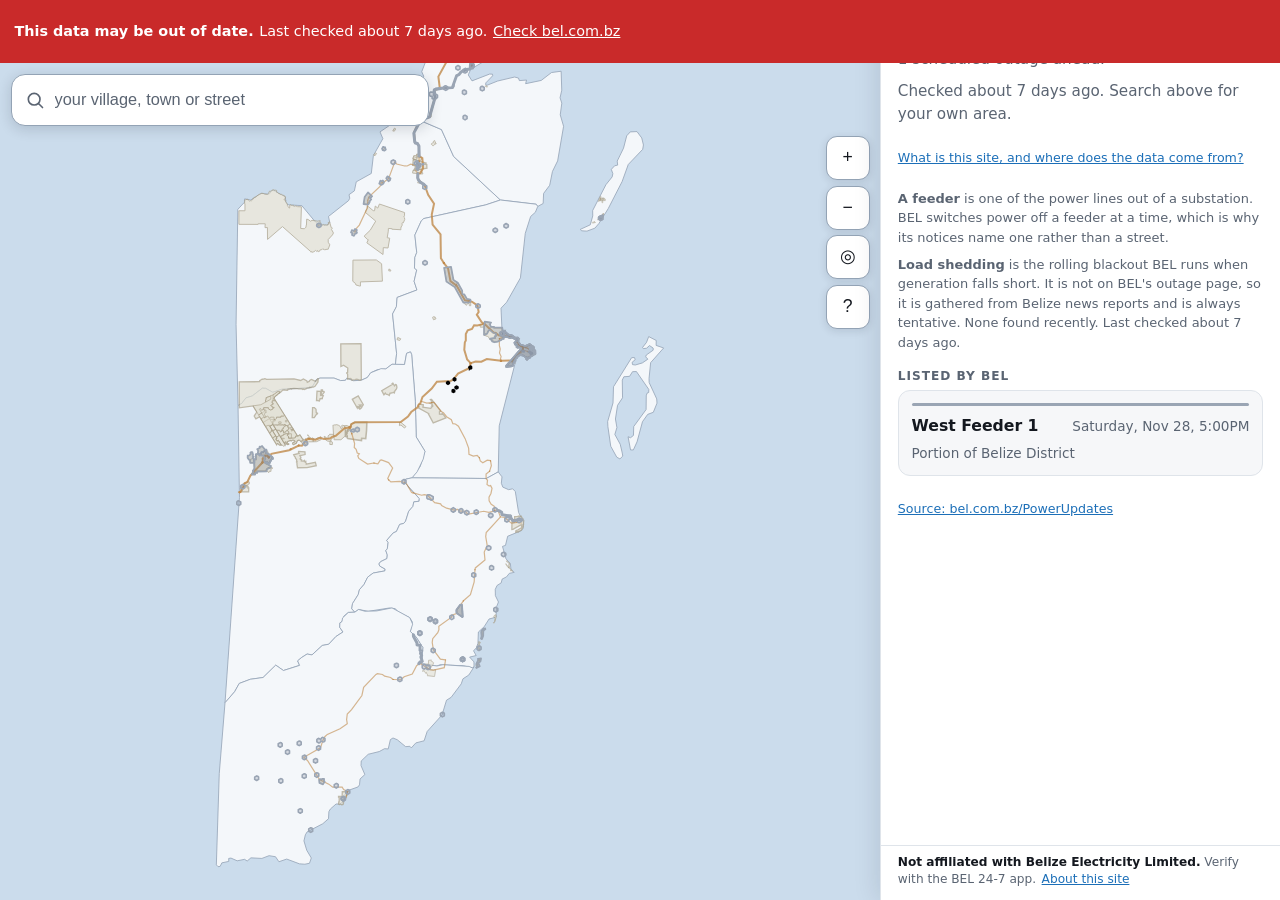
<file: index.html>
<!doctype html>
<html lang="en">
<head>
<meta charset="utf-8">
<meta name="viewport" content="width=device-width, initial-scale=1, viewport-fit=cover">
<title>Belize power outages</title>
<meta name="description" content="Which BEL feeders have a scheduled power outage in Belize, and when. Compiled from BEL's public notices.">
<meta name="color-scheme" content="light dark">
<link rel="stylesheet" href="style.css?v=900d1bf4">
<link rel="icon" href="data:image/svg+xml,<svg xmlns='http://www.w3.org/2000/svg' viewBox='0 0 16 16'><text y='14' font-size='14'>&#9889;</text></svg>">
</head>
<body>

<div id="app">

  <main id="mapWrap">
    <svg id="map" role="img" aria-label="Map of Belize showing electricity feeder service areas">
      <g id="layerDistricts"></g>
      <g id="layerPlaces"></g>
      <g id="layerRoads"></g>
      <g id="layerFeeders"></g>
      <g id="layerPoints"></g>
      <g id="layerFeederLabels"></g>
      <g id="layerRoadLabels"></g>
      <g id="layerLabels"></g>
      <g id="layerPin"></g>
    </svg>
  </main>

  <div id="stale" class="banner" hidden>
    <strong>This data may be out of date.</strong>
    <span id="staleWhen"></span>
    <a id="staleLink" href="https://www.bel.com.bz/PowerUpdates/" rel="noopener">Check bel.com.bz</a>
  </div>

  <div class="topbar">
    <div class="searchwrap">
      <svg class="mag" viewBox="0 0 24 24" aria-hidden="true"><circle cx="11" cy="11" r="7"/><path d="M16.5 16.5 21 21"/></svg>
      <input id="q" type="search" autofocus autocomplete="off" autocapitalize="off"
             spellcheck="false" placeholder="your village, town or street"
             aria-label="Search for your village, town or street"
             role="combobox" aria-expanded="false" aria-controls="results">
      <button id="clear" type="button" aria-label="Clear search" hidden>&times;</button>
    </div>
    <ul id="results" role="listbox" hidden></ul>
  </div>

  <div class="mapctl">
    <button id="zin"  type="button" aria-label="Zoom in">+</button>
    <button id="zout" type="button" aria-label="Zoom out">&minus;</button>
    <button id="zfit" type="button" aria-label="Reset the map">&#9678;</button>
    <button id="legendBtn" type="button" aria-expanded="false" aria-controls="legend" aria-label="Map key">?</button>
  </div>

  <ul class="legend" id="legend" aria-label="Map key" hidden>
    <li><i class="sw off"></i>Off now</li>
    <li><i class="sw today"></i>Off today</li>
    <li><i class="sw soon"></i>Scheduled</li>
    <li><i class="sw none"></i>Nothing listed</li>
  </ul>

  <section id="sheet" class="sheet" aria-label="Outage details">
    <button id="grab" class="grab" type="button" aria-label="Expand or collapse the panel"><span></span></button>
    <div id="sheetBody" class="sheetbody" aria-live="polite"></div>
    <p class="disclaim">
      <strong>Not affiliated with Belize Electricity Limited.</strong>
      Verify with the BEL 24-7 app.
      <a class="linky" href="about.html">About this site</a>
    </p>
  </section>

</div>

<script src="vendor/fuse.min.js"></script>
<script src="data/bundle.js?v=900d1bf4"></script>
<script src="app.js?v=900d1bf4"></script>
</body>
</html>
</file>
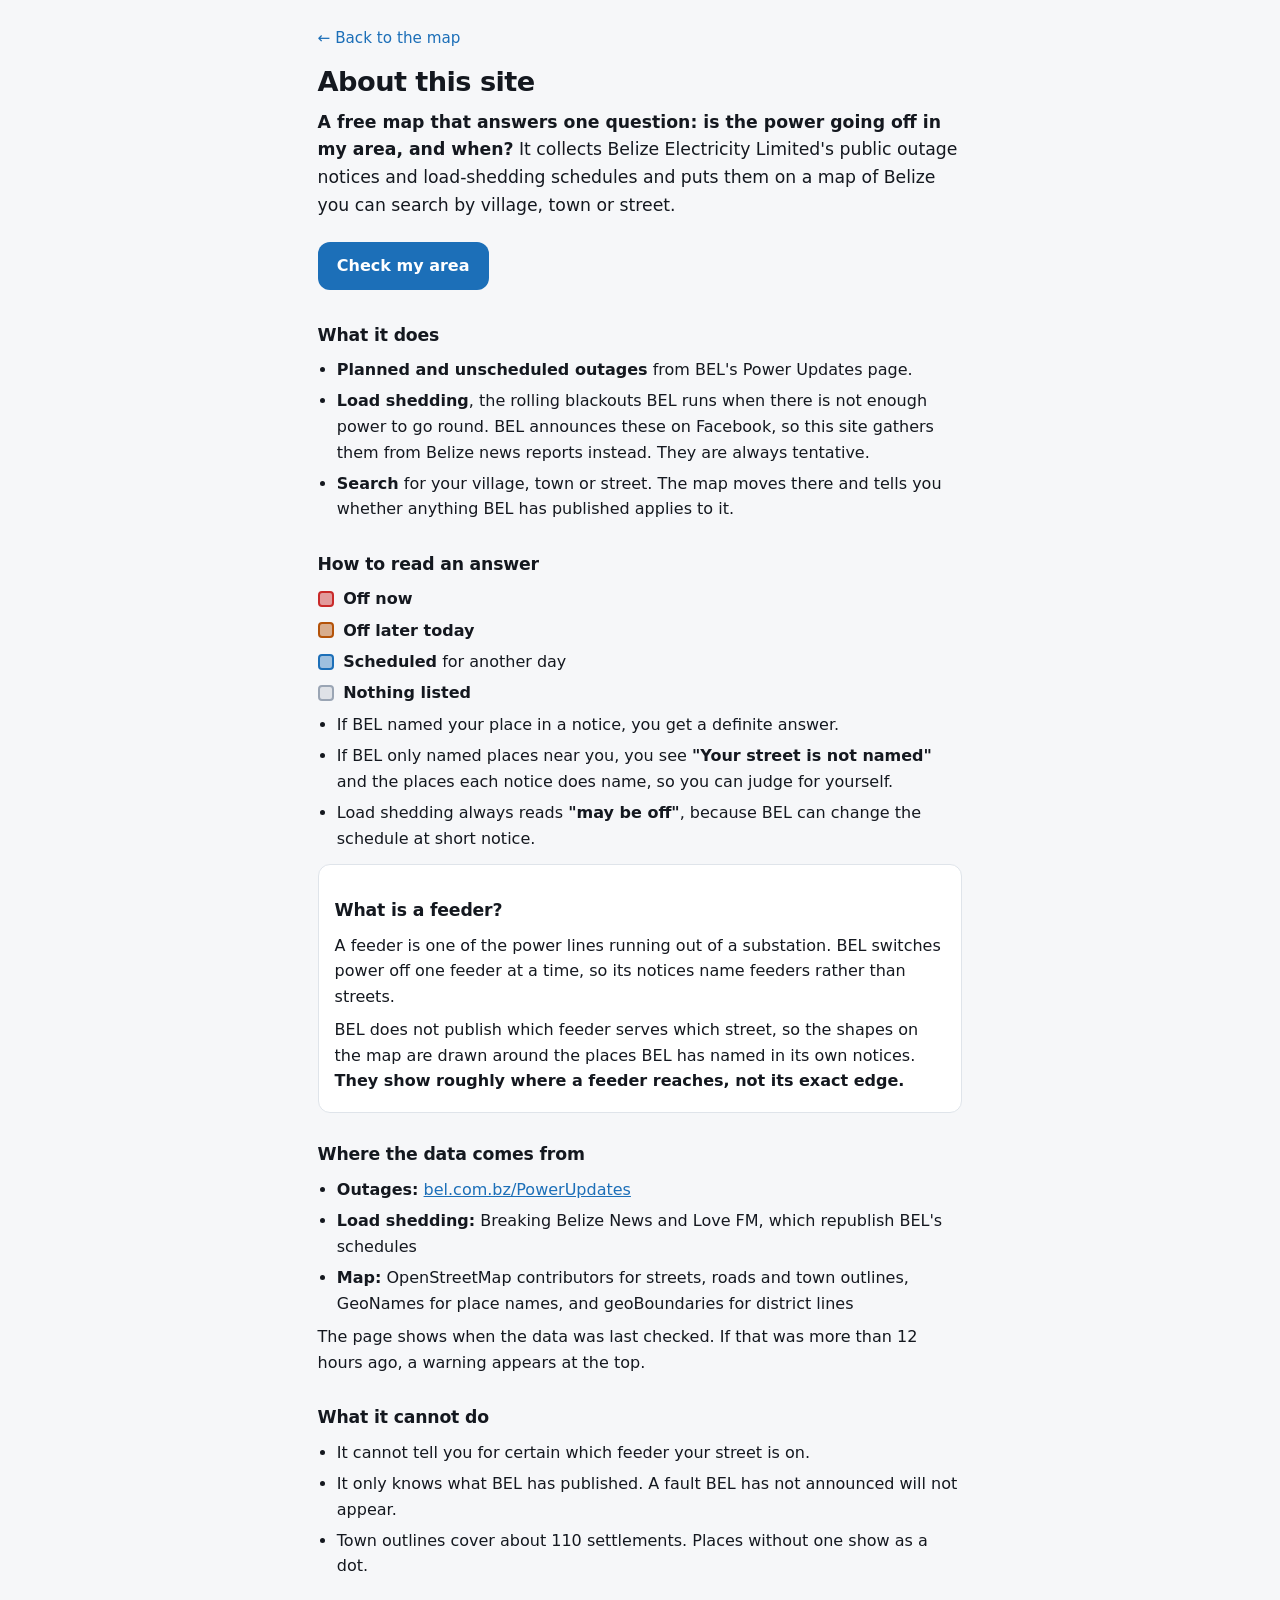
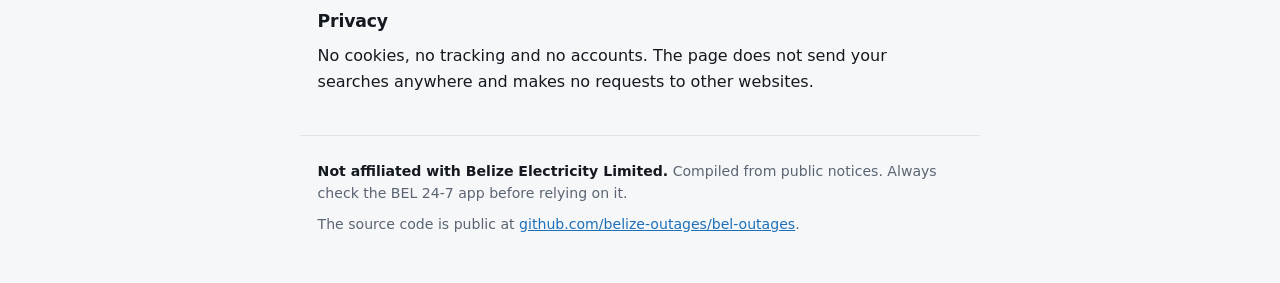
<file: about.html>
<!doctype html>
<html lang="en">
<head>
<meta charset="utf-8">
<meta name="viewport" content="width=device-width, initial-scale=1, viewport-fit=cover">
<title>About Belize power outages</title>
<meta name="description" content="What this site is, what it does, where the data comes from, and what it cannot tell you.">
<meta name="color-scheme" content="light dark">
<link rel="icon" href="data:image/svg+xml,<svg xmlns='http://www.w3.org/2000/svg' viewBox='0 0 16 16'><text y='14' font-size='14'>&#9889;</text></svg>">
<style>
  :root {
    --bg:#f6f7f9; --panel:#fff; --ink:#14181f; --dim:#5a6472; --line:#dfe4ea;
    --off:#c92a2a; --today:#b45309; --soon:#1c6fb8; --none:#9aa5b4; --accent:#1c6fb8;
    --on-accent:#fff;
  }
  @media (prefers-color-scheme: dark) {
    :root {
      --bg:#0e1116; --panel:#171b22; --ink:#e8ecf2; --dim:#9aa5b4; --line:#2a313c;
      --off:#ff6b6b; --today:#f0a04b; --soon:#69b3ff; --none:#6b7684; --accent:#69b3ff;
      --on-accent:#0e1116;
    }
  }
  * { box-sizing:border-box; }
  html, body { margin:0; padding:0; }
  body {
    background:var(--bg); color:var(--ink);
    font:16px/1.6 system-ui, -apple-system, "Segoe UI", Roboto, Helvetica, Arial, sans-serif;
    -webkit-text-size-adjust:100%;
  }
  a { color:var(--accent); }
  :focus-visible { outline:3px solid var(--accent); outline-offset:2px; }
  main { max-width:680px; margin:0 auto; padding:1rem 1.1rem 2rem; }
  .back {
    display:inline-flex; align-items:center; min-height:44px; font-size:.95rem;
    text-decoration:none;
  }
  h1 { font-size:1.7rem; line-height:1.2; letter-spacing:-.02em; margin:.4rem 0 .6rem; }
  h2 { font-size:1.08rem; margin:1.8rem 0 .5rem; letter-spacing:-.01em; }
  .lead { font-size:1.08rem; margin:0 0 1rem; }
  p { margin:.5rem 0; }
  ul { margin:.4rem 0; padding-left:1.2rem; }
  li { margin:.35rem 0; }
  .cta {
    display:inline-flex; align-items:center; justify-content:center; min-height:48px;
    padding:0 1.2rem; margin:.4rem 0 .2rem; border-radius:12px; font-weight:650;
    background:var(--accent); color:var(--on-accent); text-decoration:none;
  }
  .key { list-style:none; padding:0; }
  .key li { display:flex; align-items:center; gap:.6rem; }
  .sw { width:16px; height:16px; border-radius:4px; border:2px solid; flex:0 0 auto; }
  .sw.off { border-color:var(--off); background:color-mix(in srgb, var(--off) 45%, transparent); }
  .sw.today { border-color:var(--today); background:color-mix(in srgb, var(--today) 45%, transparent); }
  .sw.soon { border-color:var(--soon); background:color-mix(in srgb, var(--soon) 40%, transparent); }
  .sw.none { border-color:var(--none); background:color-mix(in srgb, var(--none) 25%, transparent); }
  .card {
    background:var(--panel); border:1px solid var(--line); border-radius:12px;
    padding:.2rem 1rem .6rem; margin:.8rem 0;
  }
  footer {
    max-width:680px; margin:0 auto; padding:1rem 1.1rem 2.5rem;
    border-top:1px solid var(--line); color:var(--dim); font-size:.88rem;
  }
  footer strong { color:var(--ink); }
</style>
</head>
<body>
<main>
  <a class="back" href="index.html">&larr; Back to the map</a>

  <h1>About this site</h1>
  <p class="lead"><strong>A free map that answers one question: is the power going off in my area, and when?</strong>
    It collects Belize Electricity Limited's public outage notices and load-shedding schedules and puts
    them on a map of Belize you can search by village, town or street.</p>
  <a class="cta" href="index.html">Check my area</a>

  <h2>What it does</h2>
  <ul>
    <li><strong>Planned and unscheduled outages</strong> from BEL's Power Updates page.</li>
    <li><strong>Load shedding</strong>, the rolling blackouts BEL runs when there is not enough power to go
      round. BEL announces these on Facebook, so this site gathers them from Belize news reports instead.
      They are always tentative.</li>
    <li><strong>Search</strong> for your village, town or street. The map moves there and tells you whether
      anything BEL has published applies to it.</li>
  </ul>

  <h2>How to read an answer</h2>
  <ul class="key">
    <li><i class="sw off"></i><span><strong>Off now</strong></span></li>
    <li><i class="sw today"></i><span><strong>Off later today</strong></span></li>
    <li><i class="sw soon"></i><span><strong>Scheduled</strong> for another day</span></li>
    <li><i class="sw none"></i><span><strong>Nothing listed</strong></span></li>
  </ul>
  <ul>
    <li>If BEL named your place in a notice, you get a definite answer.</li>
    <li>If BEL only named places near you, you see <strong>"Your street is not named"</strong> and the places
      each notice does name, so you can judge for yourself.</li>
    <li>Load shedding always reads <strong>"may be off"</strong>, because BEL can change the schedule at
      short notice.</li>
  </ul>

  <div class="card">
    <h2>What is a feeder?</h2>
    <p>A feeder is one of the power lines running out of a substation. BEL switches power off one feeder at a
      time, so its notices name feeders rather than streets.</p>
    <p>BEL does not publish which feeder serves which street, so the shapes on the map are drawn around the
      places BEL has named in its own notices. <strong>They show roughly where a feeder reaches, not its
      exact edge.</strong></p>
  </div>

  <h2>Where the data comes from</h2>
  <ul>
    <li><strong>Outages:</strong> <a href="https://www.bel.com.bz/PowerUpdates/" rel="noopener">bel.com.bz/PowerUpdates</a></li>
    <li><strong>Load shedding:</strong> Breaking Belize News and Love FM, which republish BEL's schedules</li>
    <li><strong>Map:</strong> OpenStreetMap contributors for streets, roads and town outlines, GeoNames for
      place names, and geoBoundaries for district lines</li>
  </ul>
  <p>The page shows when the data was last checked. If that was more than 12 hours ago, a warning appears
    at the top.</p>

  <h2>What it cannot do</h2>
  <ul>
    <li>It cannot tell you for certain which feeder your street is on.</li>
    <li>It only knows what BEL has published. A fault BEL has not announced will not appear.</li>
    <li>Town outlines cover about 110 settlements. Places without one show as a dot.</li>
  </ul>

  <h2>Privacy</h2>
  <p>No cookies, no tracking and no accounts. The page does not send your searches anywhere and makes no
    requests to other websites.</p>
</main>

<footer>
  <p><strong>Not affiliated with Belize Electricity Limited.</strong> Compiled from public notices. Always
    check the BEL 24-7 app before relying on it.</p>
  <p>The source code is public at
    <a href="https://github.com/belize-outages/bel-outages" rel="noopener">github.com/belize-outages/bel-outages</a>.</p>
</footer>
</body>
</html>
</file>
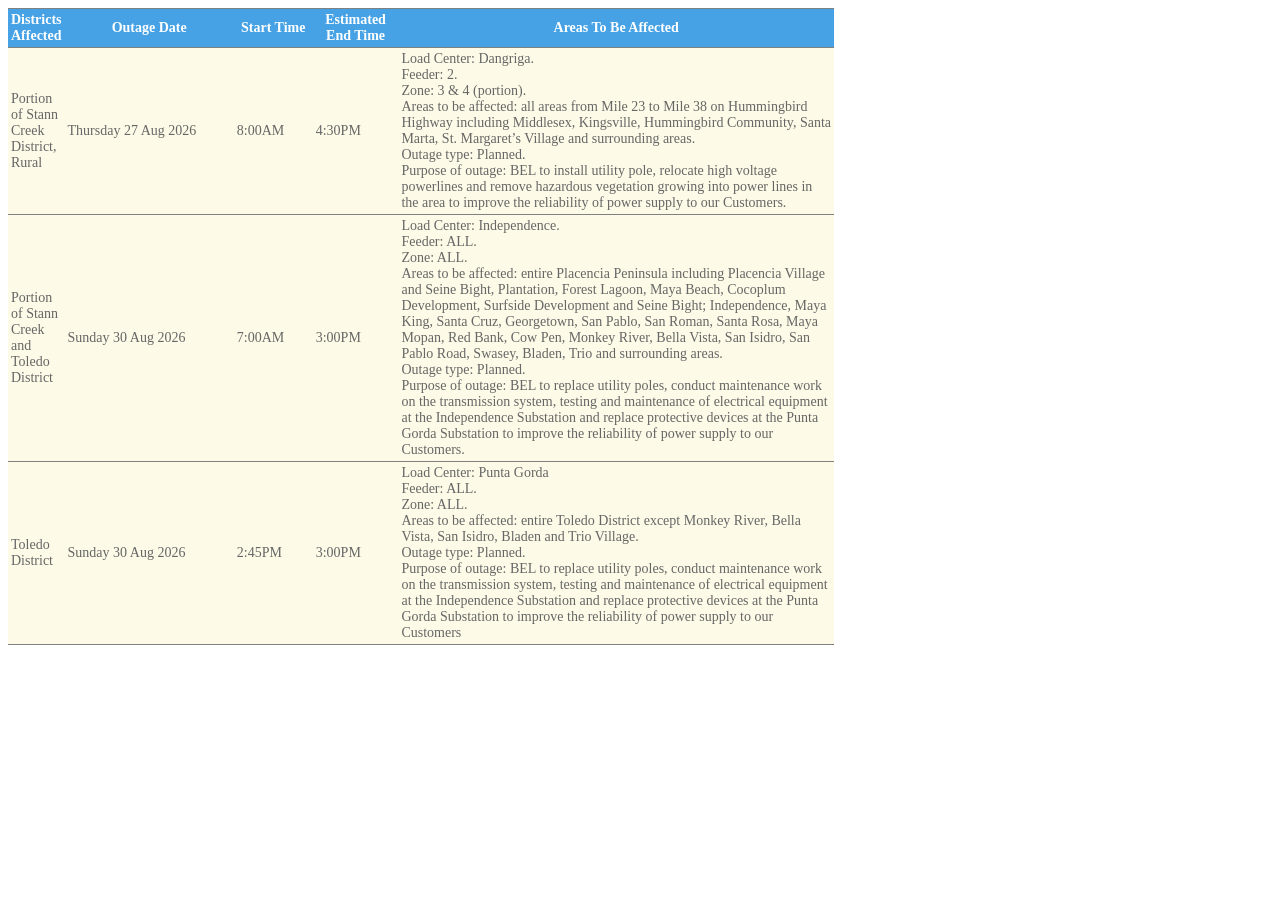
<file: scraper/fixtures/powerupdates-2026-08-29.html>
<!--
  Fixture: BEL Power Updates as it stood on 29 Aug 2026.

  RECONSTRUCTED, not a byte-for-byte capture. The cell text is BEL's own,
  recovered from a search-engine cache of the page, and is wrapped in the same
  ASP.NET GridView markup the live page emits (table id="GridView1", five td
  per row, <br> between the labelled parts of the areas cell).

  Kept because these three rows are the reference cases: a numbered feeder with
  a compound zone, a "Feeder: ALL / Zone: ALL" row, and a row whose areas are
  stated as an exception list rather than an enumeration. Row three also omits
  the full stop after the load centre name, which the parser has to survive.
-->
<html>
<head><title>Power Updates</title></head>
<body>
<table cellspacing="0" cellpadding="3" rules="rows" id="GridView1" style="color:#666666;background-color:#FDFBE7;border-width:0px;border-style:Solid;font-size:14px;width:826px;border-collapse:collapse;">
  <tr style="color:White;background-color:#46A2E5;font-weight:bold;">
    <th scope="col">Districts Affected</th><th scope="col" style="white-space:nowrap;">Outage Date</th><th scope="col">Start Time</th><th scope="col">Estimated End Time</th><th scope="col">Areas To Be Affected</th>
  </tr>
  <tr>
    <td>Portion of Stann Creek District, Rural</td>
    <td style="width:200px;white-space:nowrap;">Thursday 27 Aug 2026</td>
    <td style="width:100px;white-space:nowrap;">8:00AM</td>
    <td style="width:100px;white-space:nowrap;">4:30PM</td>
    <td style="font-style:normal;width:800px;">Load Center: Dangriga.<br>Feeder: 2.<br>Zone: 3 &amp; 4 (portion).<br>Areas to be affected: all areas from Mile 23 to Mile 38 on Hummingbird Highway including Middlesex, Kingsville, Hummingbird Community, Santa Marta, St. Margaret&#8217;s Village and surrounding areas. <br>Outage type: Planned. <br>Purpose of outage: BEL to install utility pole, relocate high voltage powerlines and remove hazardous vegetation growing into power lines in the area to improve the reliability of power supply to our Customers. </td>
  </tr>
  <tr>
    <td>Portion of Stann Creek and Toledo District</td>
    <td style="width:200px;white-space:nowrap;">Sunday 30 Aug 2026</td>
    <td style="width:100px;white-space:nowrap;">7:00AM</td>
    <td style="width:100px;white-space:nowrap;">3:00PM</td>
    <td style="font-style:normal;width:800px;">Load Center: Independence. <br>Feeder: ALL.<br>Zone: ALL.<br>Areas to be affected: entire Placencia Peninsula including Placencia Village and Seine Bight, Plantation, Forest Lagoon, Maya Beach, Cocoplum Development, Surfside Development and Seine Bight; Independence, Maya King, Santa Cruz, Georgetown, San Pablo, San Roman, Santa Rosa, Maya Mopan, Red Bank, Cow Pen, Monkey River, Bella Vista, San Isidro, San Pablo Road, Swasey, Bladen, Trio and surrounding areas. <br>Outage type: Planned. <br>Purpose of outage: BEL to replace utility poles, conduct maintenance work on the transmission system, testing and maintenance of electrical equipment at the Independence Substation and replace protective devices at the Punta Gorda Substation to improve the reliability of power supply to our Customers. </td>
  </tr>
  <tr>
    <td>Toledo District</td>
    <td style="width:200px;white-space:nowrap;">Sunday 30 Aug 2026</td>
    <td style="width:100px;white-space:nowrap;">2:45PM</td>
    <td style="width:100px;white-space:nowrap;">3:00PM</td>
    <td style="font-style:normal;width:800px;">Load Center: Punta Gorda <br>Feeder: ALL.<br>Zone: ALL.<br>Areas to be affected: entire Toledo District except Monkey River, Bella Vista, San Isidro, Bladen and Trio Village.<br>Outage type: Planned. <br>Purpose of outage: BEL to replace utility poles, conduct maintenance work on the transmission system, testing and maintenance of electrical equipment at the Independence Substation and replace protective devices at the Punta Gorda Substation to improve the reliability of power supply to our Customers </td>
  </tr>
</table>
</body>
</html>
</file>
<file: style.css>
/* Belize power outages. Map fills the screen, the answer rides over it in a
   sheet. Mobile first, 44px minimum tap targets. */

:root {
  --bg:#f6f7f9; --panel:#fff; --ink:#14181f; --dim:#5a6472; --line:#dfe4ea;
  --sea:#cbdcec; --land:#f4f7fa; --border:#93a3b5;
  --built:#e2e0d3; --builtline:#a89f88; --road:#c08a4a; --roadink:#7a5423;
  --off:#c92a2a; --today:#b45309; --soon:#1c6fb8; --none:#9aa5b4;
  --offbg:rgba(201,42,42,.55); --todaybg:rgba(180,83,9,.52);
  --soonbg:rgba(28,111,184,.46); --nonebg:rgba(120,133,150,.26);
  --focus:#1c6fb8;
  --shadow:0 -2px 24px rgba(16,24,40,.14);
  --chip:#eef1f5;
}
@media (prefers-color-scheme: dark) {
  :root {
    --bg:#0e1116; --panel:#171b22; --ink:#e8ecf2; --dim:#9aa5b4; --line:#2a313c;
    --sea:#0b0f14; --land:#1c222b; --border:#39424f;
    --built:#2b3340; --builtline:#4d5a6b; --road:#9a7248; --roadink:#d9a86a;
    --off:#ff6b6b; --today:#f0a04b; --soon:#69b3ff; --none:#6b7684;
    --offbg:rgba(255,107,107,.52); --todaybg:rgba(240,160,75,.48);
    --soonbg:rgba(105,179,255,.44); --nonebg:rgba(125,138,155,.26);
    --focus:#69b3ff;
    --shadow:0 -2px 24px rgba(0,0,0,.5);
    --chip:#222833;
  }
}

* { box-sizing:border-box; }
/* Any rule that sets display would otherwise beat the browser's [hidden]. */
[hidden] { display:none !important; }
html, body { margin:0; padding:0; height:100%; overflow:hidden; }
body {
  background:var(--bg); color:var(--ink);
  font:16px/1.5 system-ui, -apple-system, "Segoe UI", Roboto, Helvetica, Arial, sans-serif;
  -webkit-text-size-adjust:100%;
}
a { color:var(--soon); }
:focus-visible { outline:3px solid var(--focus); outline-offset:2px; }

#app { position:fixed; inset:0; overflow:hidden; }

/* ------------------------------------------------------------------ map */
#mapWrap { position:absolute; inset:0; }
#map { width:100%; height:100%; display:block; touch-action:none; background:var(--sea); }

.district { fill:var(--land); stroke:var(--border); stroke-width:.8; vector-effect:non-scaling-stroke; }
.place { fill:var(--built); stroke:var(--builtline); stroke-width:1;
         vector-effect:non-scaling-stroke; opacity:.7; }
.place.city { stroke-width:1.6; }
.place.town { stroke-width:1.3; }
.place.suburb, .place.neighbourhood { opacity:.6; }
.road { fill:none; stroke:var(--road); vector-effect:non-scaling-stroke; stroke-linecap:round; }
.road { opacity:.8; }
.road.trunk { stroke-width:2; }
.road.primary { stroke-width:1.2; opacity:.6; }
/* The feeder is what this map is for, so it outranks the settlement and road
   detail underneath it. A feeder with an outage is heavier again and carries a
   soft halo so it separates from the land at any zoom. */
.feeder { stroke-width:2.2; vector-effect:non-scaling-stroke; cursor:pointer;
          stroke-linejoin:round; }
.feeder.none  { fill:var(--nonebg);  stroke:var(--none); stroke-width:1.6; }
.feeder.soon  { fill:var(--soonbg);  stroke:var(--soon);  stroke-width:3.2; }
.feeder.today { fill:var(--todaybg); stroke:var(--today); stroke-width:3.2; }
.feeder.off   { fill:var(--offbg);   stroke:var(--off);   stroke-width:3.6; }
.feeder.soon, .feeder.today, .feeder.off {
  filter:drop-shadow(0 0 3px rgba(0,0,0,.35));
}
.feeder.line  { fill:none; stroke-width:5; }
.feeder.sel   { stroke-width:5; filter:drop-shadow(0 0 5px rgba(0,0,0,.5)); }
.feeder:focus-visible { outline:none; stroke-width:5; }
.dot { fill:var(--ink); opacity:.32; }
.pin { fill:none; stroke:var(--ink); vector-effect:non-scaling-stroke; }
.pin-core { fill:var(--ink); }
.plabel, .rlabel {
  paint-order:stroke; stroke:var(--sea); stroke-linejoin:round;
  text-anchor:middle; pointer-events:none;
  font-family:system-ui, -apple-system, "Segoe UI", Roboto, sans-serif;
}
.plabel { fill:var(--ink); }
.plabel.city, .plabel.town { font-weight:700; }
.rlabel { fill:var(--roadink); font-weight:600; letter-spacing:.02em; }
.flabel {
  paint-order:stroke; stroke:var(--panel); stroke-linejoin:round;
  text-anchor:middle; pointer-events:none; font-weight:700; letter-spacing:.01em;
  font-family:system-ui, -apple-system, "Segoe UI", Roboto, sans-serif;
}
.flabel.none  { fill:var(--dim); }
.flabel.soon  { fill:var(--soon); }
.flabel.today { fill:var(--today); }
.flabel.off   { fill:var(--off); }
.flabel.cancelled { fill:var(--dim); }

/* -------------------------------------------------------------- top bar */
.banner {
  position:absolute; top:0; left:0; right:0; z-index:40;
  background:var(--off); color:#fff; padding:.6rem .9rem; font-size:.9rem;
  display:flex; flex-wrap:wrap; gap:.35rem; align-items:baseline;
}
.banner a { color:#fff; min-height:44px; display:inline-flex; align-items:center; }

.topbar { position:absolute; top:0; left:0; right:0; z-index:30; padding:.6rem .7rem 0; }
.banner:not([hidden]) ~ .topbar { top:var(--banner-h, 52px); }

.searchwrap {
  position:relative; display:flex; align-items:center;
  background:var(--panel); border:1px solid var(--border); border-radius:14px;
  box-shadow:0 3px 14px rgba(16,24,40,.16);
}
.mag {
  width:20px; height:20px; margin-left:.8rem; flex:0 0 auto;
  fill:none; stroke:var(--dim); stroke-width:2; stroke-linecap:round;
}
#q {
  flex:1 1 auto; min-width:0; min-height:50px; padding:.6rem .6rem;
  font-size:1.02rem; color:var(--ink);
  background:none; border:0; -webkit-appearance:none; outline:none;
}
#q::placeholder { color:var(--dim); }
#q::-webkit-search-cancel-button { display:none; }
#clear {
  width:44px; height:44px; flex:0 0 auto; margin-right:.15rem;
  border:0; background:none; color:var(--dim); font-size:1.55rem; line-height:1; cursor:pointer;
}
#results {
  margin:.4rem 0 0; padding:.25rem; list-style:none; max-height:56vh; overflow-y:auto;
  background:var(--panel); border:1px solid var(--border); border-radius:12px;
  box-shadow:0 10px 28px rgba(16,24,40,.22);
}
#results li {
  padding:.7rem .75rem; min-height:44px; border-radius:8px; cursor:pointer;
  display:flex; justify-content:space-between; gap:.6rem; align-items:center;
}
#results li[aria-selected="true"], #results li:hover { background:var(--chip); }
#results .where { color:var(--dim); font-size:.8rem; white-space:nowrap; }
#results .none { color:var(--dim); cursor:default; }

/* --------------------------------------------------------- map controls */
.mapctl {
  position:absolute; right:.65rem; z-index:25;
  top:72px; display:flex; flex-direction:column; gap:.35rem;
}
.banner:not([hidden]) ~ .mapctl { top:calc(var(--banner-h, 52px) + 72px); }
.mapctl button {
  width:44px; height:44px; font-size:1.1rem; line-height:1;
  background:var(--panel); color:var(--ink);
  border:1px solid var(--border); border-radius:11px; cursor:pointer;
  box-shadow:0 2px 8px rgba(16,24,40,.12);
}

.legend {
  position:absolute; right:.65rem; top:72px; z-index:26;
  margin:0; padding:.55rem .7rem; list-style:none;
  display:flex; flex-direction:column; gap:.4rem;
  background:var(--panel); border:1px solid var(--border); border-radius:11px;
  font-size:.82rem; color:var(--dim); box-shadow:0 6px 18px rgba(16,24,40,.18);
}
.banner:not([hidden]) ~ .legend { top:calc(var(--banner-h, 52px) + 72px); }
.legend li { display:flex; align-items:center; gap:.45rem; }
.sw { width:14px; height:14px; border-radius:4px; border:1.5px solid; display:inline-block; flex:0 0 auto; }
.sw.off { background:var(--offbg); border-color:var(--off); }
.sw.today { background:var(--todaybg); border-color:var(--today); }
.sw.soon { background:var(--soonbg); border-color:var(--soon); }
.sw.none { background:var(--nonebg); border-color:var(--none); }

/* ---------------------------------------------------------------- sheet */
.sheet {
  position:absolute; left:0; right:0; bottom:0; z-index:35;
  height:var(--sheet-h, 44dvh);
  display:flex; flex-direction:column;
  background:var(--panel); border-top:1px solid var(--line);
  border-radius:18px 18px 0 0; box-shadow:var(--shadow);
  transition:height .22s cubic-bezier(.22,.61,.36,1);
  padding-bottom:env(safe-area-inset-bottom);
}
.sheet.dragging { transition:none; }
.grab {
  flex:0 0 auto; width:100%; height:30px; padding:0; border:0; background:none;
  cursor:grab; touch-action:none; display:flex; align-items:center; justify-content:center;
}
.grab span { display:block; width:42px; height:5px; border-radius:3px; background:var(--border); }
.sheetbody { flex:1 1 auto; overflow-y:auto; padding:0 1.05rem .4rem; -webkit-overflow-scrolling:touch; }
.disclaim {
  flex:0 0 auto; margin:0; padding:.5rem 1.05rem .7rem;
  border-top:1px solid var(--line); color:var(--dim); font-size:.76rem; line-height:1.45;
}
.disclaim strong { color:var(--ink); font-weight:600; }
.linky {
  border:0; background:none; padding:0 .1rem; font:inherit; color:var(--soon);
  text-decoration:underline; cursor:pointer;
}

/* ------------------------------------------------------- sheet contents */
.status { margin:.1rem 0 .15rem; font-size:1.5rem; font-weight:750; letter-spacing:-.02em; line-height:1.15; }
.status.off { color:var(--off); }
.status.today { color:var(--today); }
.status.soon { color:var(--soon); }
.status.clear { color:var(--ink); }
.status.cancelled { color:var(--dim); }
.where2 { margin:0 0 .1rem; font-size:.82rem; color:var(--dim); text-transform:uppercase; letter-spacing:.06em; font-weight:600; }
.sub { margin:.15rem 0 .6rem; color:var(--dim); font-size:.95rem; }

.chips { display:flex; flex-wrap:wrap; gap:.35rem; margin:.1rem 0 .7rem; }
.chip {
  display:inline-flex; align-items:center; gap:.35rem;
  padding:.28rem .6rem; border-radius:999px; font-size:.78rem; font-weight:600;
  background:var(--chip); color:var(--dim); border:1px solid transparent;
}
.chip.unscheduled { color:var(--off); border-color:var(--off); background:none; }
.chip.planned { color:var(--soon); border-color:var(--soon); background:none; }
.chip.cancelled { color:var(--today); border-color:var(--today); background:none; }
.chip.tentative { color:var(--today); border-color:var(--today); background:none;
                  text-transform:none; letter-spacing:0; }
.card.tentative { border-style:dashed; }
.card .chip { margin:0 0 .4rem; }

.card {
  border:1px solid var(--line); border-radius:12px; padding:.75rem .8rem;
  margin:0 0 .55rem; background:var(--bg); cursor:pointer; width:100%; text-align:left;
  display:block; font:inherit; color:inherit;
}
.card:hover { border-color:var(--border); }
.card .cardtop { display:flex; justify-content:space-between; gap:.5rem; align-items:baseline; }
.card .who { font-weight:650; font-size:.98rem; }
.card .when { font-size:.85rem; color:var(--dim); white-space:nowrap; }
.card .areas { margin:.3rem 0 0; font-size:.85rem; color:var(--dim);
  display:-webkit-box; -webkit-line-clamp:2; -webkit-box-orient:vertical; overflow:hidden; }
.card .bar { height:3px; border-radius:2px; margin:0 0 .5rem; }
.card .bar.off { background:var(--off); }
.card .bar.today { background:var(--today); }
.card .bar.soon { background:var(--soon); }
.card .bar.cancelled { background:var(--none); }

h3.hd { margin:.9rem 0 .35rem; font-size:.76rem; text-transform:uppercase;
        letter-spacing:.08em; color:var(--dim); font-weight:700; }
.kv { margin:0; font-size:.93rem; }
.kv div { display:flex; gap:.5rem; padding:.15rem 0; border-bottom:1px solid var(--line); }
.kv div:last-child { border-bottom:0; }
.kv dt { color:var(--dim); min-width:6.4rem; flex:0 0 auto; }
.kv dd { margin:0; }
.raw {
  margin:.25rem 0 0; padding:.65rem .75rem; font-size:.86rem; line-height:1.5;
  background:var(--bg); border:1px solid var(--line); border-radius:10px;
  color:var(--dim); white-space:pre-wrap; overflow-wrap:anywhere;
}
.caveat { margin:.5rem 0 0; font-size:.81rem; color:var(--dim); }
.meta { margin:.7rem 0 .2rem; font-size:.79rem; color:var(--dim); }
.meta a { min-height:44px; display:inline-flex; align-items:center; }
.sep { border:0; border-top:1px solid var(--line); margin:.9rem 0; }
.back {
  border:1px solid var(--border); background:var(--panel); color:var(--ink);
  border-radius:9px; padding:.4rem .7rem; font:inherit; font-size:.85rem;
  cursor:pointer; min-height:38px; margin:0 0 .6rem;
}

@media (min-width:760px) {
  .topbar { max-width:440px; }
  .sheet { left:auto; right:0; top:0; bottom:0; width:400px;
           height:auto !important; border-radius:0; border-left:1px solid var(--line);
           border-top:0; box-shadow:-2px 0 24px rgba(16,24,40,.12); }
  .grab { display:none; }
  .mapctl, .legend { right:calc(400px + .65rem); }
  .sheetbody { padding-top:1rem; }
}
@media (prefers-reduced-motion: reduce) {
  .sheet { transition:none; }
}
</file>
